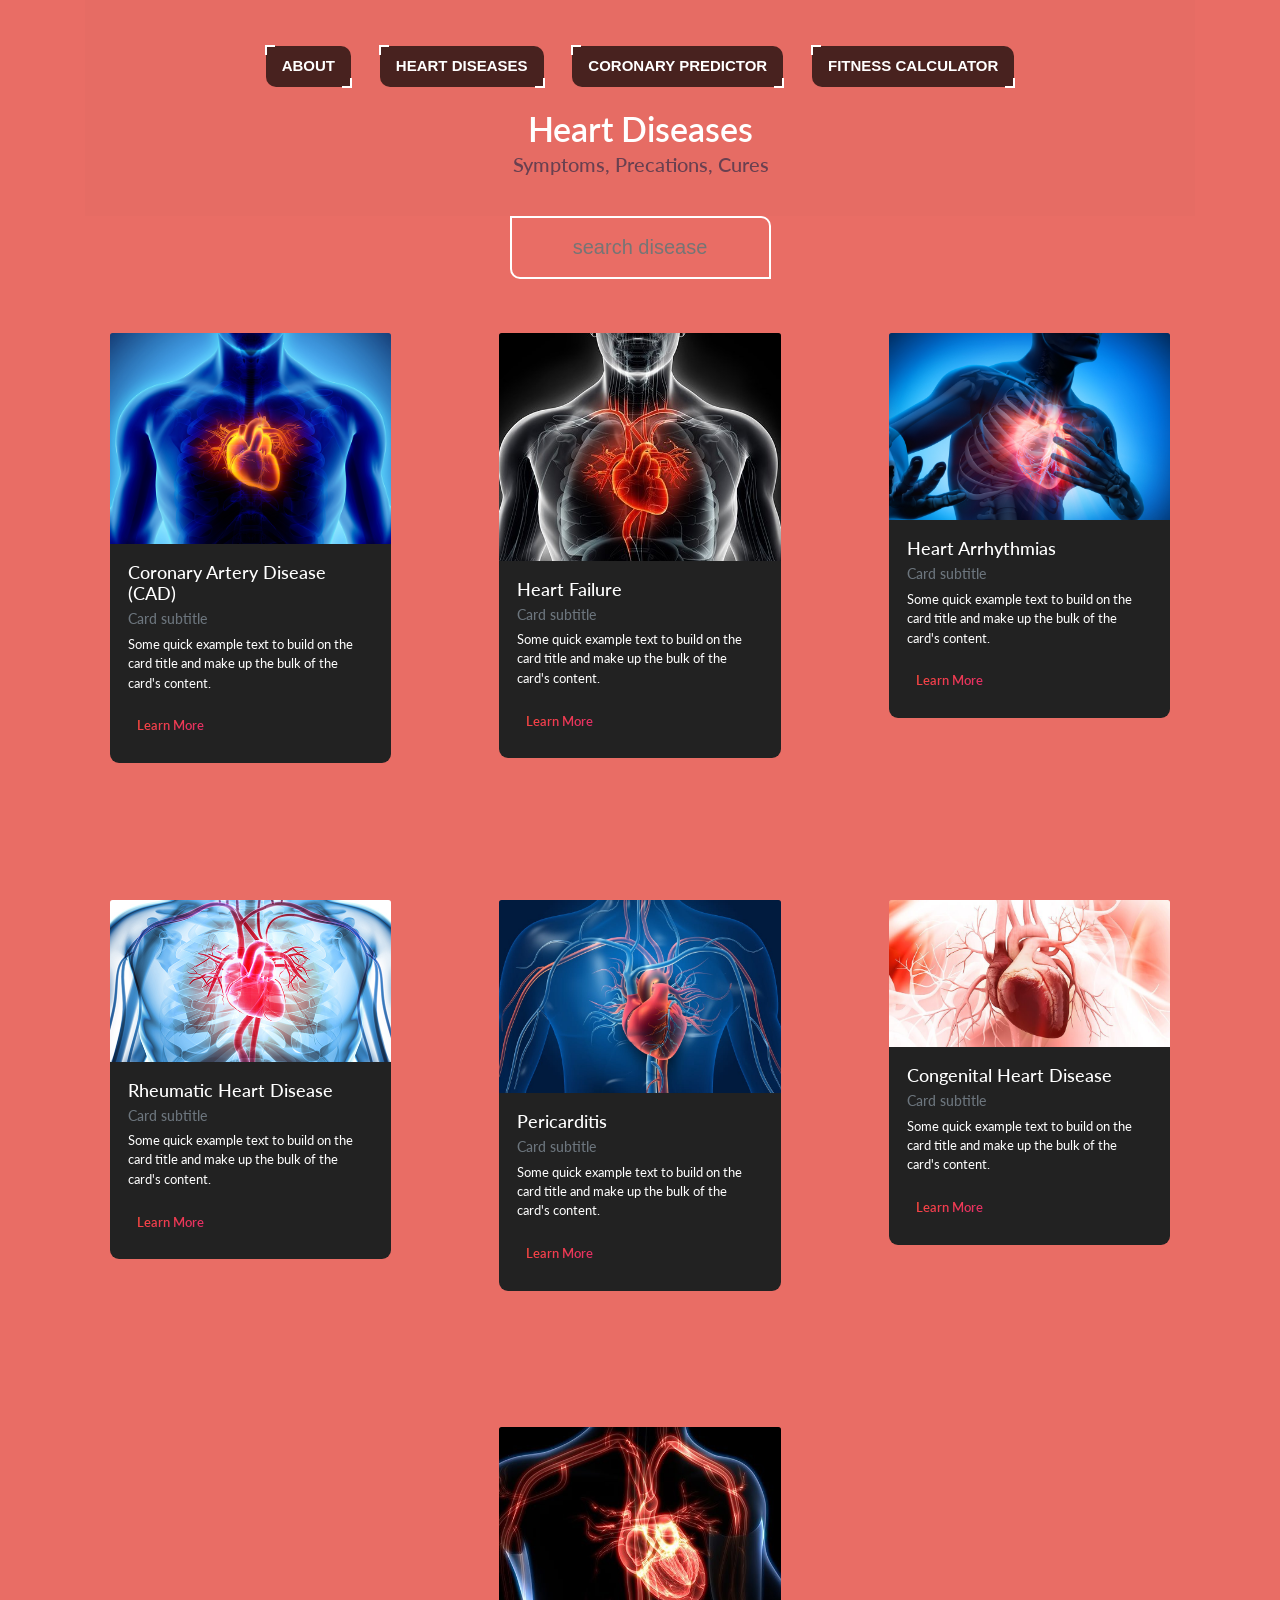
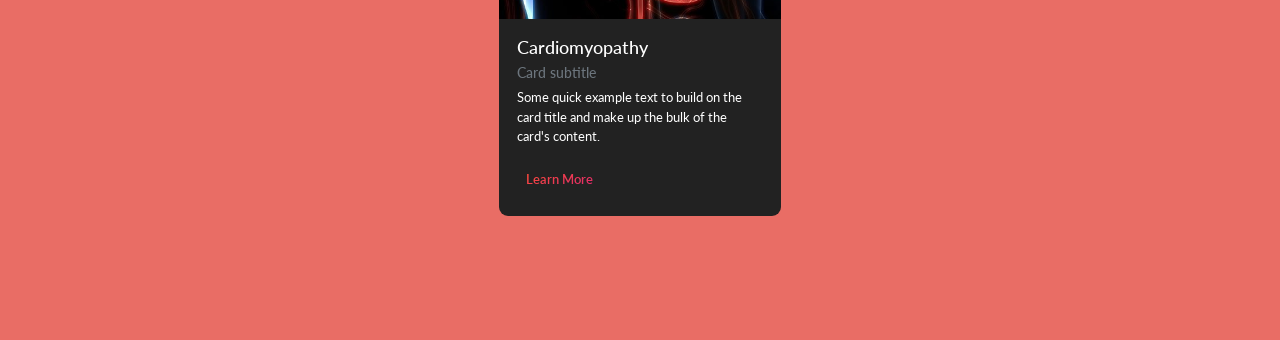
<file: index.html>
<!DOCTYPE html>
<html lang="en">

<head>
	<meta charset="UTF-8" />
	<meta name="viewport" content="width=device-width, initial-scale=1.0, maximum-scale=1.0, user-scalable=no">
	<link rel='stylesheet' href='https://cdnjs.cloudflare.com/ajax/libs/twitter-bootstrap/4.5.0/css/bootstrap.min.css'>
	<link rel="stylesheet" href="css/style.css">
	<link rel="icon" type="image/x-icon" href="img/favicon.png">
	<link rel="stylesheet" href="css/nav.css">
	<link rel="stylesheet" href="css/default.css">
	<title>Explore Disease</title>
</head>  

<body>
	<div class="container">
		<header>
			<nav class="mobile-menu">
				<label for="show-menu" class="show-menu">
					<div class="lines"></div>
					<span style="color: #fff;">Cardio Care Predictor</span>
				</label>
				<input type="checkbox" id="show-menu">
				<ul class="nav_list" id="menu">
					<li class="nav_item"> <a href="#about" class="nav_link">About</a> </li>
					<li class="nav_item"> <a href="index.html" class="nav_link active">Heart Diseases</a> </li>
					<li class="nav_item"> <a href="predictor.html" class="nav_link">Coronary Predictor</a> </li>
					<li class="nav_item"> <a href="calculator.html" class="nav_link">Fitness Calculator</a> </li>
				</ul>
			</nav>
			<h1>Heart Diseases</a><span>Symptoms, Precations, Cures</span></h1>
		</header>

		<form id="live-search" action="" class="styled" method="post">
			<fieldset>
				<center>
					<input type="text" class="text-input" id="filter" placeholder="search disease" /> <span
						id="filter-count"></span>
				</center>
			</fieldset>
		</form>
	</div>
	<nav>
		<ul class="liveSearchBar">
			<li class="search">
				<div class="card"> <img src="img/cad.jpg" class="card-img-top" alt="...">
					<div class="card-body">
						<h5 class="card-title">Coronary Artery Disease (CAD)</h5>
						<h6 class="card-subtitle mb-2 text-muted">Card subtitle</h6>
						<p class="card-text">Some quick example text to build on the card title and make up the bulk of
							the card's content.</p>
						<button class="modalbutton" href="#myModal1">Learn More</button>
			</li>
			<!-- The Modal -->
			<div id="myModal1" class="modal">
				<div class="modal-content">
					<div class="modal-header">
						<h2>Coronary Artery Disease (CAD)</h2> <span class="close"><b>×</b></span>
					</div>
					<div class="modal-body">
						<div class="symp">
							<h4>Symptoms</h4>
							<p>Chest pain or discomfort (angina)</p>
							<p>Weakness, light-headedness, nausea (feeling sick to your stomach), or a cold sweat.</p>
							<p>Pain or discomfort in the arms or shoulder.</p>
							<p>Shortness of breath.</p>
						</div>
						<div class="prec">
							<h4>Precautions</h4>
							<p>Lose weight.</p>
							<p>Lower blood pressure.</p>
							<p>Limit alcohol.</p>
							<p>Keep blood sugar under control.</p>
							<p>Reduce stress.</p>
						</div>
						<div class="hosp">
							<h4>Best Hospital in India</h4>
							<p>

							</p>
						</div>
					</div>
				</div>
			</div>
			<li class="search">
				<div class="card"> <img src="img/heartfailure.jpg" class="card-img-top" alt="...">
					<div class="card-body">
						<h5 class="card-title">Heart Failure</h5>
						<h6 class="card-subtitle mb-2 text-muted">Card subtitle</h6>
						<p class="card-text">Some quick example text to build on the card title and make up the bulk of
							the card's content.</p>
						<button class="modalbutton" href="#myModal2">Learn More</button>
			</li>
			<!-- The Modal -->
			<div id="myModal2" class="modal">
				<div class="modal-content">
					<div class="modal-header">
						<h2>Heart Failure</h2> <span class="close"><b>×</b></span>
					</div>
					<div class="modal-body">
						<div class="symp">
							<h4>Symptoms</h4>
							<p>Chest pain or discomfort (angina)</p>
							<p>Weakness, light-headedness, nausea (feeling sick to your stomach), or a cold sweat.</p>
							<p>Pain or discomfort in the arms or shoulder.</p>
							<p>Shortness of breath.</p>
						</div>
						<div class="prec">
							<h4>Precautions</h4>
							<p>Lose weight.</p>
							<p>Lower blood pressure.</p>
							<p>Limit alcohol.</p>
							<p>Keep blood sugar under control.</p>
							<p>Reduce stress.</p>
						</div>
						<div class="hosp">
							<h4>Best Hospital in India</h4>
							<p>

							</p>
						</div>
					</div>
				</div>
			</div>
			<li class="search">
				<div class="card"> <img src="img/Arrhythmias.jpg" class="card-img-top" alt="...">
					<div class="card-body">
						<h5 class="card-title">Heart Arrhythmias</h5>
						<h6 class="card-subtitle mb-2 text-muted">Card subtitle</h6>
						<p class="card-text">Some quick example text to build on the card title and make up the bulk of
							the card's content.</p>
						<button class="modalbutton" href="#myModal3">Learn More</button>
			</li>
			<!-- The Modal -->
			<div id="myModal3" class="modal">
				<div class="modal-content">
					<div class="modal-header">
						<h2>Heart Arrhythmias</h2> <span class="close"><b>×</b></span>
					</div>
					<div class="modal-body">
						<div class="symp">
							<h4>Symptoms</h4>
							<p>Chest pain or discomfort (angina)</p>
							<p>Weakness, light-headedness, nausea (feeling sick to your stomach), or a cold sweat.</p>
							<p>Pain or discomfort in the arms or shoulder.</p>
							<p>Shortness of breath.</p>
						</div>
						<div class="prec">
							<h4>Precautions</h4>
							<p>Lose weight.</p>
							<p>Lower blood pressure.</p>
							<p>Limit alcohol.</p>
							<p>Keep blood sugar under control.</p>
							<p>Reduce stress.</p>
						</div>
						<div class="hosp">
							<h4>Best Hospital in India</h4>
							<p>

							</p>
						</div>
					</div>
				</div>
			</div>
			<li class="search">
				<div class="card"> <img src="img/Rheumatic.jpg" class="card-img-top" alt="...">
					<div class="card-body">
						<h5 class="card-title">Rheumatic Heart Disease</h5>
						<h6 class="card-subtitle mb-2 text-muted">Card subtitle</h6>
						<p class="card-text">Some quick example text to build on the card title and make up the bulk of
							the card's content.</p>
						<button class="modalbutton" href="#myModal4">Learn More</button>
			</li>
			<!-- The Modal -->
			<div id="myModal4" class="modal">
				<div class="modal-content">
					<div class="modal-header">
						<h2>Rheumatic Heart Disease</h2> <span class="close"><b>×</b></span>
					</div>
					<div class="modal-body">
						<div class="symp">
							<h4>Symptoms</h4>
							<p>Chest pain or discomfort (angina)</p>
							<p>Weakness, light-headedness, nausea (feeling sick to your stomach), or a cold sweat.</p>
							<p>Pain or discomfort in the arms or shoulder.</p>
							<p>Shortness of breath.</p>
						</div>
						<div class="prec">
							<h4>Precautions</h4>
							<p>Lose weight.</p>
							<p>Lower blood pressure.</p>
							<p>Limit alcohol.</p>
							<p>Keep blood sugar under control.</p>
							<p>Reduce stress.</p>
						</div>
						<div class="hosp">
							<h4>Best Hospital in India</h4>
							<p>

							</p>
						</div>
					</div>
				</div>
			</div>
			<li class="search">
				<div class="card"> <img src="img/Pericarditis.jpg" class="card-img-top" alt="...">
					<div class="card-body">
						<h5 class="card-title">Pericarditis</h5>
						<h6 class="card-subtitle mb-2 text-muted">Card subtitle</h6>
						<p class="card-text">Some quick example text to build on the card title and make up the bulk of
							the card's content.</p>
						<button class="modalbutton" href="#myModal5">Learn More</button>
			</li>
			<!-- The Modal -->
			<div id="myModal5" class="modal">
				<div class="modal-content">
					<div class="modal-header">
						<h2>Pericarditis</h2> <span class="close"><b>×</b></span>
					</div>
					<div class="modal-body">
						<div class="symp">
							<h4>Symptoms</h4>
							<p>Chest pain or discomfort (angina)</p>
							<p>Weakness, light-headedness, nausea (feeling sick to your stomach), or a cold sweat.</p>
							<p>Pain or discomfort in the arms or shoulder.</p>
							<p>Shortness of breath.</p>
						</div>
						<div class="prec">
							<h4>Precautions</h4>
							<p>Lose weight.</p>
							<p>Lower blood pressure.</p>
							<p>Limit alcohol.</p>
							<p>Keep blood sugar under control.</p>
							<p>Reduce stress.</p>
						</div>
						<div class="hosp">
							<h4>Best Hospital in India</h4>
							<p>

							</p>
						</div>
					</div>
				</div>
			</div>
			<li class="search">
				<div class="card"> <img src="img/chd.jpg" class="card-img-top" alt="...">
					<div class="card-body">
						<h5 class="card-title">Congenital Heart Disease</h5>
						<h6 class="card-subtitle mb-2 text-muted">Card subtitle</h6>
						<p class="card-text">Some quick example text to build on the card title and make up the bulk of
							the card's content.</p>
						<button class="modalbutton" href="#myModal6">Learn More</button>
			</li>
			<!-- The Modal -->
			<div id="myModal6" class="modal">
				<div class="modal-content">
					<div class="modal-header">
						<h2>Congenital Heart Disease</h2> <span class="close"><b>×</b></span>
					</div>
					<div class="modal-body">
						<div class="symp">
							<h4>Symptoms</h4>
							<p>Chest pain or discomfort (angina)</p>
							<p>Weakness, light-headedness, nausea (feeling sick to your stomach), or a cold sweat.</p>
							<p>Pain or discomfort in the arms or shoulder.</p>
							<p>Shortness of breath.</p>
						</div>
						<div class="prec">
							<h4>Precautions</h4>
							<p>Lose weight.</p>
							<p>Lower blood pressure.</p>
							<p>Limit alcohol.</p>
							<p>Keep blood sugar under control.</p>
							<p>Reduce stress.</p>
						</div>
						<div class="hosp">
							<h4>Best Hospital in India</h4>
							<p>

							</p>
						</div>
					</div>
				</div>
			</div>
			<li class="search">
				<div class="card"> <img src="img/cardiomyopathy.jpg" class="card-img-top" alt="...">
					<div class="card-body">
						<h5 class="card-title">Cardiomyopathy</h5>
						<h6 class="card-subtitle mb-2 text-muted">Card subtitle</h6>
						<p class="card-text">Some quick example text to build on the card title and make up the bulk of
							the card's content.</p>
						<button class="modalbutton" href="#myModal7">Learn More</button>
			</li>
			<!-- The Modal -->
			<div id="myModal7" class="modal">
				<div class="modal-content">
					<div class="modal-header">
						<h2>Cardiomyopathy</h2> <span class="close"><b>×</b></span>
					</div>
					<div class="modal-body">
						<div class="symp">
							<h4>Symptoms</h4>
							<p>Chest pain or discomfort (angina)</p>
							<p>Weakness, light-headedness, nausea (feeling sick to your stomach), or a cold sweat.</p>
							<p>Pain or discomfort in the arms or shoulder.</p>
							<p>Shortness of breath.</p>
						</div>
						<div class="prec">
							<h4>Precautions</h4>
							<p>Lose weight.</p>
							<p>Lower blood pressure.</p>
							<p>Limit alcohol.</p>
							<p>Keep blood sugar under control.</p>
							<p>Reduce stress.</p>
						</div>
						<div class="hosp">
							<h4>Best Hospital in India</h4>
							<p>

							</p>
						</div>
					</div>
				</div>
			</div>
		</ul>
	</nav>
	<p id="cond" style="display: flex; 
         justify-content: center; 
         margin-top: 3vh; 
         font-size: 3vh;
         font-weight: 600;">
	</p>

	<!-- Scripts -->
	<!-- <script src='https://cdnjs.cloudflare.com/ajax/libs/twitter-bootstrap/4.5.2/js/bootstrap.min.js'></script> -->
	<script src='https://cdnjs.cloudflare.com/ajax/libs/jquery/3.5.1/jquery.min.js'></script>
	<script src='https://cdnjs.cloudflare.com/ajax/libs/popper.js/2.5.2/umd/popper.min.js'></script>
	<script src='https://ajax.googleapis.com/ajax/libs/jquery/1.11.3/jquery.min.js'></script>
	<script src="js/custom.js"></script>
	<script src="js/search.js"></script>
</body>

</html>
</file>
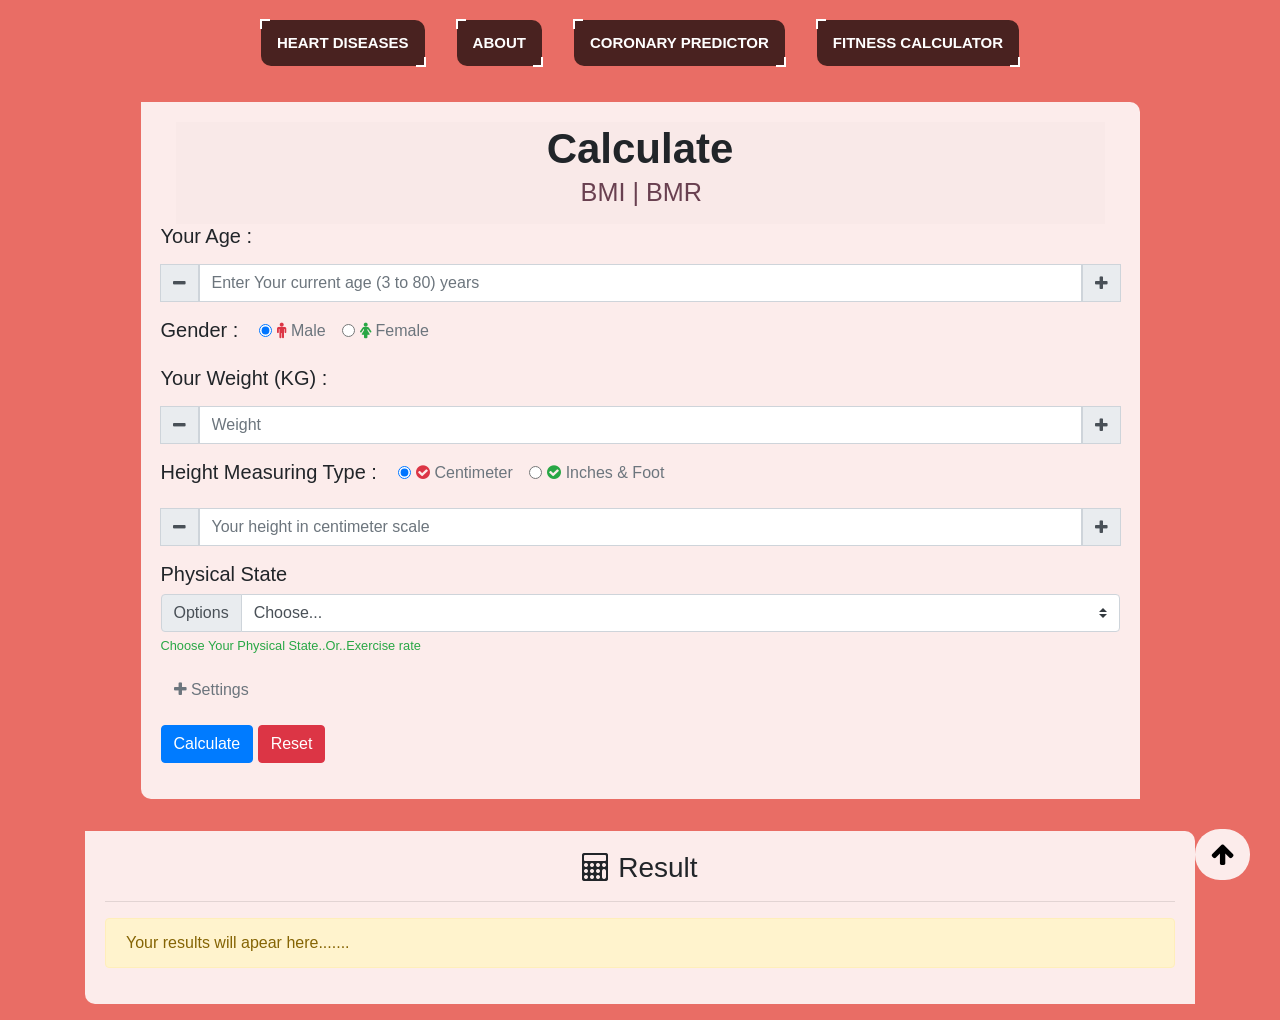
<file: calculator.html>
<!doctype html>
<html lang="en">

<head>
    <!-- Required meta tags -->
    <meta charset="utf-8">
    <meta name="viewport" content="width=device-width, initial-scale=1, shrink-to-fit=no">
    <link rel="stylesheet" href="https://stackpath.bootstrapcdn.com/bootstrap/4.5.2/css/bootstrap.min.css"
        integrity="sha384-JcKb8q3iqJ61gNV9KGb8thSsNjpSL0n8PARn9HuZOnIxN0hoP+VmmDGMN5t9UJ0Z" crossorigin="anonymous">
    <link rel="stylesheet" href="https://cdnjs.cloudflare.com/ajax/libs/font-awesome/4.7.0/css/font-awesome.min.css">
    <link rel="stylesheet" href="css/healthcalculator.css">
    <link rel="stylesheet" href="css/nav.css">
    <link rel="icon" type="image/x-icon" href="img/favicon.png">
    <title>Health Calculator</title>
</head>

<body>
    <header>
        <nav class="mobile-menu">
            <label for="show-menu" class="show-menu">
                <div class="lines"></div>
                <span style="color: #fff;">Heart Disease Prediction</span>
            </label>
            <input type="checkbox" id="show-menu">
            <ul class="nav_list" id="menu">
                <li class="nav_item"> <a href="index.html" class="nav_link active">Heart Diseases</a> </li>
                <li class="nav_item"> <a href="#about" class="nav_link">About</a> </li>
                <li class="nav_item"> <a href="predictor.html" class="nav_link">Coronary Predictor</a> </li>
                <li class="nav_item"> <a href="calculator.html" class="nav_link">Fitness Calculator</a> </li>
            </ul>
        </nav>
    </header>
    <!-- !Scroll top button -->
    <button id="topBtn" title="Go to top"><i class="fa fa-arrow-up"></i></button>
    <form id="inputForm">
        <div class="container d-flex justify-content-center align-content-center flex-column flex-wrap">
            <div class="card my-3 box-shadow">
                <div class="card-body">
                    <div class="container demo-1">
                        <header style="padding: 0px;">
                            <h1>Calculate</a><span>BMI | BMR</span></h1>
                        </header>
                    </div>
                    <!-- Toggle switch -->
                    <!-- !Input for Age -->
                    <div id="ageBox">
                        <h5 class="card-title">Your Age : </h5>
                        <div class="input-group mb-3 my-3">
                            <div class="input-group-append valChanger">
                                <span class="input-group-text" style="cursor: pointer;"
                                    onclick="document.getElementById('inputAge').value--"><i
                                        class="fa fa-minus"></i></span>
                            </div>
                            <input type="number" class="form-control"
                                placeholder="Enter Your current age (3 to 80) years" id="inputAge" min="3" max="80"
                                aria-label="Age" required>
                            <div class="input-group-prepend valChanger">
                                <span class="input-group-text" style="cursor: pointer;"
                                    onclick="document.getElementById('inputAge').value++"><i
                                        class="fa fa-plus"></i></span>
                            </div>
                        </div>
                    </div>
                    <!-- !Input for Gender -->
                    <div class="my-3 mx-auto d-block" aria-required="true" id="gender">
                        <h5 class="d-inline-block">Gender : &nbsp;&nbsp;</h5>
                        <div class="form-check form-check-inline">
                            <input class="form-check-input" type="radio" name="gender" id="male" checked value="male">
                            <label class="form-check-label font-weight-bolder text-muted" for="male"
                                aria-checked="true"><i class="fa fa-male text-danger"></i> Male</label>
                        </div>
                        <div class="form-check form-check-inline">
                            <input class="form-check-input" type="radio" name="gender" id="female" value="female">
                            <label class="form-check-label font-weight-bolder text-muted" for="female"><i
                                    class="fa fa-female text-success"></i> Female</label>
                        </div>
                    </div>
                    <!-- !Input for Weight -->
                    <div id="ageBox">
                        <h5 class="card-title">Your Weight (KG) : </h5>
                        <div class="input-group mb-3 my-3">
                            <div class="input-group-append valChanger">
                                <span class="input-group-text" style="cursor: pointer;"
                                    onclick="document.getElementById('inputWeight').value--"><i
                                        class="fa fa-minus"></i></span>
                            </div>
                            <input type="number" class="form-control" placeholder="Weight" id="inputWeight" min="5"
                                max="200" aria-label="weight" required>
                            <div class="input-group-prepend valChanger">
                                <span class="input-group-text" style="cursor: pointer;"
                                    onclick="document.getElementById('inputWeight').value++"><i
                                        class="fa fa-plus"></i></span>
                            </div>
                        </div>
                    </div>
                    <!-- !Input for Height -->
                    <div class="my-3 mx-auto d-block" id="HeightBox">
                        <h5 class="d-inline-block">Height Measuring Type : &nbsp;&nbsp;</h5>
                        <div class="form-check form-check-inline">
                            <input class="form-check-input" type="radio" name="heightType" id="centimeter" checked
                                value="centimeter">
                            <label class="form-check-label font-weight-bolder text-muted" for="centimeter"
                                aria-checked="true"><i class="fa fa-check-circle text-danger"></i> Centimeter</label>
                        </div>
                        <div class="form-check form-check-inline">
                            <input class="form-check-input" type="radio" name="heightType" id="inches&foot"
                                value="inches&foot">
                            <label class="form-check-label font-weight-bolder text-muted" for="inches&foot"><i
                                    class="fa fa-check-circle text-success"></i> Inches & Foot</label>
                        </div>
                    </div>
                    <!-- TODO: Centimeter Box -->
                    <div id="centimeterBox">
                        <div class="input-group mb-3 my-3">
                            <div class="input-group-append valChanger">
                                <span class="input-group-text" style="cursor: pointer;"
                                    onclick="document.getElementById('inputCentimeter').value--"><i
                                        class="fa fa-minus"></i></span>
                            </div>
                            <input type="number" class="form-control" placeholder="Your height in centimeter scale"
                                id="inputCentimeter" min="1" aria-label="Amount (to the nearest dollar)">
                            <div class="input-group-prepend valChanger">
                                <span class="input-group-text" style="cursor: pointer;"
                                    onclick="document.getElementById('inputCentimeter').value++"><i
                                        class="fa fa-plus"></i></span>
                            </div>
                        </div>
                    </div>
                    <div id="inchBox" style="display: none;">
                        <div class="input-group mb-3 my-3">
                            <!-- TODO: Foots -->
                            <div class="input-group-append valChanger">
                                <span class="input-group-text" style="cursor: pointer;"
                                    onclick="document.getElementById('inputFoot').value--" style="font-size: 20px;"><i
                                        class="fa fa-minus"></i></span>
                            </div>
                            <input type="number" id="inputFoot" min="1" max="8" placeholder="Foot" class="form-control"
                                required />
                            <div class="input-group-prepend valChanger" style="margin-right: 10px;">
                                <span class="input-group-text" style="cursor: pointer;"
                                    onclick="document.getElementById('inputFoot').value++"><i
                                        class="fa fa-plus"></i></span>
                            </div>

                            <!-- TODO: Inches -->
                            <div class="input-group-append valChanger">
                                <span class="input-group-text" style="cursor: pointer;"
                                    onclick="document.getElementById('inputInch').value--" style="font-size: 20px;"><i
                                        class="fa fa-minus"></i></span>
                            </div>
                            <input type="number" id="inputInch" min="0" max="12" placeholder="Inches"
                                class="form-control" required />
                            <div class="input-group-prepend valChanger">
                                <span class="input-group-text" style="cursor: pointer;"
                                    onclick="document.getElementById('inputInch').value++"><i
                                        class="fa fa-plus"></i></span>
                            </div>
                        </div>
                    </div>
                    <!-- !State of health input -->
                    <div class="mb-3">
                        <h5>Physical State</h5>
                        <div class="input-group is-valid">
                            <div class="input-group-prepend">
                                <label class="input-group-text" for="physicalState">Options</label>
                            </div>
                            <select class="custom-select" id="physicalState" required>
                                <option value="none">Choose...</option>
                                <option value="low"> Low - no exercise: I am not hardworking
                                </option>
                                <option value="normal"> Normal - light exercise: Light hardworking, 2-3 days a week
                                    Do sports or exercise </option>
                                <option value="medium"> Medium - moderate exercise: hardworking, plenty 2-3 days a week
                                    Do sports or exercise </option>
                                <option value="high"> High - very active: hardworking, plenty every day of the week
                                    Do sports-exercise </option>
                                <option value="veryHigh"> Very High - extra active: Very hardworking, lots of exercise
                                    and
                                    Do the gym </option>
                            </select>
                        </div>
                        <div class="valid-feedback">
                            Choose Your Physical State..Or..Exercise rate
                        </div>
                    </div>
                    <div id="settings d-flex justify-content-center align-content-center">
                        <button id="settingsBtn" class="link btn text-info text-muted font-weight-bolder"><i
                                class="fa fa-plus"></i> Settings</button>
                    </div>

                    <!-- !More settings Content -->
                    <div id="settingSection" style="display: none;">
                        <div class="my-3 mx-auto" id="calculateType">
                            <h5 class="d-block">Calculate : &nbsp;&nbsp;</h5>
                            <div class="form-check">
                                <input class="form-check-input" type="radio" name="calculate" id="bmr" value="bmr">
                                <label class="form-check-label font-weight-bolder text-muted" for="bmr"
                                    aria-checked="true"><i class="fa fa-copy text-danger"></i> Calories & BMR</label>
                            </div>
                            <div class="form-check">
                                <input class="form-check-input" type="radio" name="calculate" id="bmi" value="bmi">
                                <label class="form-check-label font-weight-bolder text-muted" for="bmi"
                                    aria-checked="true"><i class="fa fa-codepen text-warning"></i> Only BMI</label>
                            </div>
                            <div class="form-check">
                                <input class="form-check-input" type="radio" name="calculate" id="all" checked
                                    value="all">
                                <label class="form-check-label font-weight-bolder text-muted" for="all"><i
                                        class="fa fa-check text-success"></i> All</label>
                            </div>
                        </div>

                        <!-- //results type -->
                        <div class="my-3 mx-auto" id="resultType">
                            <h5 class="d-block">Result in (for BMR) : &nbsp;&nbsp;</h5>
                            <div class="form-check">
                                <input class="form-check-input" type="radio" name="resultIn" id="calories"
                                    value="calories" class="resultType" checked>
                                <label class="form-check-label font-weight-bolder text-muted" for="calories"
                                    aria-checked="true"><i class="fa fa-pencil-square-o text-danger"></i>
                                    Calories</label>
                            </div>
                            <div class="form-check">
                                <input class="form-check-input" type="radio" name="resultIn" id="kiloJoules"
                                    value="kiloJoules" class="resultType">
                                <label class="form-check-label font-weight-bolder text-muted" for="kiloJoules"
                                    aria-checked="true"><i class="fa fa-pencil-square-o text-warning"></i>
                                    KiloJoules</label>
                            </div>
                        </div>
                    </div>

                    <!-- !Calculate & Reset button  -->
                    <div class="my-3">
                        <button class="btn btn-primary" type="submit" id="calculate">Calculate</button>
                        <button class="btn btn-danger" type="reset"
                            onclick="document.getElementById('inputForm').reset()">Reset</button>
                    </div>

                    <!-- !Success Alert Section -->
                    <div class="alert alert-success alert-dismissible sticky-top fade show" style="display: none;"
                        id="successAlert" role="alert">
                        <strong>Successfully calculated!</strong> Check Your <a href="#resultBox"
                            class="link">result</a>
                        <button type="button" class="close" data-dismiss="alert" aria-label="Close">
                            <span aria-hidden="true">&times;</span>
                        </button>
                    </div>

                    <!-- !Error Alert Section -->
                    <div class="alert alert-danger alert-dismissible sticky-top fade show" style="display: none;"
                        id="errorAlert" role="alert">
                        <strong>Error!</strong> Please Fill in the Form or enter valid values to calculate your health
                        statistics
                        <button type="button" class="close" data-dismiss="alert" aria-label="Close">
                            <span aria-hidden="true">&times;</span>
                        </button>
                    </div>

                </div>
            </div>
    </form>

    <!-- !The result -->
    <div class="card my-3 box-shadow" style="width: 100%;" id="resultBox">
        <div class="card-body">
            <h3 class="card-title text-center"><i class="fa fa-calculator"></i> Result</h3>
            <hr>

            <!-- !Navigator for results -->


            <div id="result">
                <p class="alert alert-warning d-block font-weight-bolder">Your results will
                    apear here.......</p>
            </div>

            <!-- TODO: Daily Calorie need Calculate Section -->
            <div id="calorieSection">
            </div>

            <!-- TODO: Result Health Section -->
            <div id="healthSection">
            </div>

            <!-- !Buttons -->
            <div class="d-block position-relative" style="bottom: 0px;" id="buttons">
            </div>
        </div>
    </div>


    <script src="js/healthcalculator.js"></script>
    <!-- jQuery first, then Popper.js, then Bootstrap JS -->
    <script src="https://code.jquery.com/jquery-3.5.1.slim.min.js"
        integrity="sha384-DfXdz2htPH0lsSSs5nCTpuj/zy4C+OGpamoFVy38MVBnE+IbbVYUew+OrCXaRkfj"
        crossorigin="anonymous"></script>
    <script src="https://cdn.jsdelivr.net/npm/popper.js@1.16.1/dist/umd/popper.min.js"
        integrity="sha384-9/reFTGAW83EW2RDu2S0VKaIzap3H66lZH81PoYlFhbGU+6BZp6G7niu735Sk7lN"
        crossorigin="anonymous"></script>
    <script src="https://stackpath.bootstrapcdn.com/bootstrap/4.5.2/js/bootstrap.min.js"
        integrity="sha384-B4gt1jrGC7Jh4AgTPSdUtOBvfO8shuf57BaghqFfPlYxofvL8/KUEfYiJOMMV+rV"
        crossorigin="anonymous"></script>
</body>

</html>
</file>
<file: css/style.css>
:root {
  --gradient: linear-gradient(to left top, #DD2476 10%, #FF512F 90%) !important;
}

.card {
  background: #222;
    border: none;
    color: rgb(255 255 255);
    margin-bottom: 2rem;
    border-radius: 9px !important;
    max-width: 22vw;
}

@media screen and (max-width: 472px) {
	.card {
		min-width: 80vw;
	}
}
@media screen and (max-width: 990px) {
  .container{
    max-width: 765px;
  }
	.card {
		max-width: 28vw;
	}
}
button.modalbutton {
  font-weight: 600;
  border: none;
  border-image-slice: 1;
  background: var(--gradient) !important;
  -webkit-background-clip: text !important;
  -webkit-text-fill-color: transparent !important;
  border-image-source: var(--gradient) !important;
  text-decoration: none;
  transition: all .5s ease;
  padding: 1vh;
  border-radius: 25px;
}

button.modalbutton:hover, button.modalbutton:focus {
      background: var(--gradient) !important;
  -webkit-background-clip: none !important;
  -webkit-text-fill-color: #fff !important;
  box-shadow: #222 1px 0 10px;
  border: none;
  text-decoration: none;
  padding: 1vh;
  border-radius: 25px;
}
.modal {
  display: none; /* Hidden by default */
  position: fixed;
  z-index: 1;
  padding-top: 20vh;
  left: 0;
  top: 0;
  width: 100%;
  height: 100%;
  overflow: auto;
  background-color: rgb(0,0,0);
  background-color: rgba(0,0,0,0.4);
}
.modal-content {
  position: relative;
    background-color: #fefefe;
    color: #000;
    margin: auto;
    padding: 0;
    border: none;
    width: 80%;
    box-shadow: 0 4px 8px 0 rgb(0 0 0 / 20%), 0 6px 20px 0 rgb(0 0 0 / 19%);
    -webkit-animation-name: animatetop;
    -webkit-animation-duration: 0.4s;
    animation-name: animatetop;
    animation-duration: 0.4s;
}

@-webkit-keyframes animatetop {
  from {top:-300px; opacity:0}
  to {top:0; opacity:1}
}
@keyframes animatetop {
  from {top:-300px; opacity:0}
  to {top:0; opacity:1}
}
.close {
  color: white;
  float: right;
  font-size: 28px;
  font-weight: bold;
  opacity: 100%;
}
.close:hover,
.close:focus {
  color: #000;
  text-decoration: none;
  cursor: pointer;
}
.modal-header {
  padding: 2px 16px;
  background-color: #e96e65de;
  color: rgb(0, 0, 0);
  
}
.modal-body{
  padding: 2px 16px;
    display: flex;
    flex-wrap: wrap;
    justify-content: space-around;
    align-content: center;
}
.liveSearchBar{
  display: flex;
justify-content: center;
flex-wrap: wrap;
}
.liveSearchBar, .liveSearchBar li .search{
margin:0;
padding:0;
list-style:none;
}
.liveSearchBar, .liveSearchBar li .search a{
color:rgb(0, 0, 0) !important;
text-decoration:none;
}
a{
color: black;
}
#live-search fieldset{
border:0;
padding-left:0;
}
:focus{
outline:none;
}
.text-input{
height: 7vh;
background: none;
border: 2px solid #ffffff;
padding: 2px;
font-family: sans-serif;
font-size: 20px;
color: rgb(0, 0, 0);
margin-left: 1vw;
margin-right: 1vw;
text-align: center;
max-width: 70vw;
border-bottom-left-radius: 10px;
border-top-right-radius: 10px;
}
.search{
margin: 3vh;
padding: 3vh;
}
.symp{
  max-width: 20vw;
}
.prec{
  max-width: 20vw;
}
@media screen and (max-width: 600px) {
  .modal-body{
    flex-direction: column;
  }
  .symp{
    max-width: 100%;
  }
  .prec{
    max-width: 100%;
  }
	iframe {
		max-width: 65vw;
    max-height: 80vh

	}
}
</file>
<file: css/nav.css>
.main,
.container > header {
	margin: 0 auto;
	padding: 2em;
}
.mobile-menu {
	display:block;
	line-height: 1.6em;
	font-weight: 400;
	width:100%;
	text-align:center;
	  position: relative;
	margin-top:20px;
  }
  .mobile-menu ul {
	  list-style-type:none;
	margin: 0 auto;
	margin-bottom: 20px;
	padding-left:0;
	text-align:center;
	width:100%;
  }
  .mobile-menu li {
	  display:inline-block;
  }
  .mobile-menu li a {
	  display:block;
	  text-align: center;
	  font-family: "Helvetica Neue", Helvetica, Arial, sans-serif;
	  color: #fff;
	text-transform:uppercase;
	  text-decoration: none;
	margin-left:0px;
  -webkit-transition: all 0.4s ease 0s;
  -moz-transition: all 0.4s ease 0s;
  -ms-transition: all 0.4s ease 0s;
  -o-transition: all 0.4s ease 0s;
  transition: all 0.4s ease 0s;
  }
  .mobile-menu li:hover ul a {
	  background: #f3f3f3;
	  color: #2f3036;
	  height: 40px;
	  line-height: 40px;
  }
  .mobile-menu li ul {
	  display: none;
  }
  .mobile-menu li ul li {
	  display: block;
	  float: none;
  }
  .mobile-menu li ul li a {
	  width: auto;
	  min-width: 100px;
	  padding: 0 20px;
  }
  .mobile-menu .show-menu {
	  text-decoration: none;
	  color: #fff;
	  text-align: center;
	  padding: 10px 15px;
	  display: none;
	cursor: pointer;
	text-transform: uppercase;
	background-color: #0000009d;
  }
  .mobile-menu .show-menu span{
	 padding-left: 25px;
  }
  .mobile-menu input[type=checkbox]{
	  display: none;
  }
  .mobile-menu input[type=checkbox]:checked ~ #menu{
	  display: block;
  }
  
  
  @media screen and (max-width : 800px){
	.mobile-menu .lines {
	  border-bottom: 15px double #f8f8f8; 
	  border-top: 5px solid #f8f8f8; 
	  content:"";
	  height: 4vh; 
	  width:20px;
	  padding-right:15px;
	float: right;
  }
	  .mobile-menu ul {
		  position: static;
		  display: none;
	  }
	  .mobile-menu li {
		  margin-bottom: 1px;
	  }
	  .mobile-menu ul li, .mobile-menu li a {
		  width: 100%;
	  }
	  .mobile-menu .show-menu {
		  display:block;
	  }
  }
  .nav {
	height: 3rem;
	display: flex;
	justify-content: space-between;
	align-items: center;
  }
  @media screen and (max-width: 768px) {
	.nav_menu {
	  position: fixed;
	  top: 3rem;
	  right: -200%;
	  width: 100%;
	  height: 100%;
	  padding-top: 2rem;
	  box-shadow: -10px 0px 30px -15px rgba(2, 12, 27, 0.7);
	  transition: 0.5s;
	  z-index: 1;
	}
  }
  .nav_item {
	margin-bottom: 2rem;
	list-style: none;
  }
  .nav_link {
	cursor: pointer;
	color: rgb(255, 255, 255);
	position: relative;
	padding: 10px 16px;
	background: rgba(0, 0, 0, 0.685);
	font-size: 15px;
	font-weight: 700;
	transition: all 1s;
	text-decoration: none;
	border-bottom-left-radius: 10px;
    border-top-right-radius: 10px;
  }
  .nav_link:after, .nav_link:before {
	content: " ";
	width: 10px;
	height: 10px;
	position: absolute;
	border: 0px solid rgb(255, 255, 255);
	transition: all 1s;
  }
  .nav_link:after {
	top: -1px;
	left: -1px;
	border-top: 2px solid rgb(255, 255, 255);
	border-left: 2px solid rgb(255, 255, 255);
  }
  .nav_link:before {
	bottom: -1px;
	right: -1px;
	border-bottom: 2px solid rgb(255, 255, 255);
	border-right: 2px solid rgb(255, 255, 255);
  }
  .nav_link:hover {
	border-top-right-radius: 0px;
	border-bottom-left-radius: 0px;
	border-bottom-left-radius: 10px;
    border-top-right-radius: 10px;
  }
  .nav_link:hover:before, .nav_link:hover:after {
	width: 100%;
	height: 100%;
	border-bottom-left-radius: 10px;
    border-top-right-radius: 10px;
  }

  @media screen and (min-width: 768px) {
	body {
	  margin: 0;
	}
	.nav {
	  height: 4rem;
	  margin-right: 1rem;
	}
	.nav_list {
	  display: flex;
	  justify-content: center;
	}
	.nav_item {
	  margin-left: 1rem;
	  margin-bottom: 0;
	}
  }
  
  @media screen and (min-width: 1024px) {
	.nav_menu {
	  position: relative;
	  width: 100%;
	  padding-top: 30px;
	  padding-bottom: 10px;
	}
	}
	.nav_item {
	  padding-right: 1rem;
	  font-size: 1.1rem;
	}
	.container > header {
		text-align: center;
		background: rgba(0,0,0,0.01);
	}
	.container > header h1 {
		font-size: 2.625em;
		line-height: 1.3;
		margin: 0;
		font-weight: 600;
	}
	.container > header span {
		display: block;
		font-size: 60%;
		color: #694050;
		padding: 0 0 0.6em 0.1em;
		font-weight: 500;
	}
</file>
<file: css/default.css>
@import url(https://fonts.googleapis.com/css?family=Lato:300,400,700);

*, *:after, *:before { 
	-webkit-box-sizing: border-box; 
	-moz-box-sizing: border-box; 
	box-sizing: border-box; 
}
body, html { 
	font-size: 90%; 
	padding: 0; 
	margin: 0;
}
.clearfix:before, .clearfix:after { 
	content: " "; 
	display: table; 
}
.clearfix:after { clear: both; }

body {
	font-weight:500;
	font-family: 'Lato', Calibri, Arial, sans-serif;
	background: #E96D65;
	color: rgb(255, 255, 255);
	font-weight: 400;
	overflow-x: hidden;
	overscroll-behavior-y: contain;
	touch-action: manipulation;
}
a {
	color: #888;
	text-decoration: none;
}
a:hover,
a:active {
	color: #333;
}

.main {
	max-width: 65em;
}
</file>
<file: css/healthcalculator.css>
body {
	background: #E96D65;
	font-weight: 300;
	overflow-x: hidden;
	overscroll-behavior-y: contain;
	touch-action: manipulation;
}

.box-shadow:hover {
    box-shadow: 0px 8px 16px rgba(0, 0, 0, 0.2);
}

#navbar {
    transition: top 0.3s;
}

#topBtn {
    position: fixed;
    bottom: 20px;
    right: 30px;
    z-index: 99;
    font-size: 25px;
    border: none;
    outline: none;
    background-color: rgba(255, 255, 255, 0.87);
    color: black;
    cursor: pointer;
    padding: 7px 16px;
    border-radius: 25px;
}
.card{
    width: 90%;
    margin-left: auto;
    margin-right: auto;
    position: relative;
    display: flex;
    flex-direction: column;
    word-wrap: break-word;
    background-color: rgba(255, 255, 255, 0.87);
    background-clip: border-box;
    border: none;
    border-radius: 0px;
    border-bottom-left-radius: 10px;
    border-top-right-radius: 10px;
}

@media screen and (min-width: 462px) {
    span#calorieResult,
    sup>i.fa {
        font-size: 2.5rem !important;
    }
    #SD {
        font-size: 1.5rem;
    }
    h5.responsive {
        font-size: 1rem !important;
    }
}

@media screen and (max-width: 504px) and (min-width: 376px) {
    .heading {
        display: none;
    }
    #calorieResult,
    sup>i.fa {
        font-size: 1.41rem !important
    }
    h5#SD {
        font-size: 14px !important;
        margin-top: 6px;
    }
    sub.lg {
        display: none;
    }
    h5.d-inline-block {
        font-size: 1rem;
    }
}

@media screen and (max-width: 375px) and (min-width: 319px) {
    .heading {
        display: none;
    }


    #calorieResult,
    sup>i.fa {
        font-size: 1.41rem !important
    }

    h5#SD {
        font-size: 14px !important;
        margin-top: 6px;
    }

    sub.lg {
        display: none;
    }

    h5.d-inline-block {
        font-size: 1rem;
    }
}

@media screen and (max-width: 320px) {
    .heading {
        display: none;
    }
    #calculateTitle,
    #BMRResult,
    #SD {
        font-size: 1.2rem;
    }
    .text-danger {
        font-size: 0.8rem;
    }
    sub.lg {
        display: none;
    }
    span {
        font-size: 20px;
    }
    h5#BMRResult,
    span.calorieResult,
    sup>i.fa {
        font-size: 1rem;
    }
    h5#SD {
        font-size: 13px !important;
        margin-top: 6px;
    }
    h4 {
        font-size: 1.2rem;
    }
}
img {
    transition: transform .2s;
    max-width: 100%;
    height: auto;
    cursor: zoom-in;
}
img:hover {
    transform: scale(1.5);
    z-index: 2;
}
</file>
